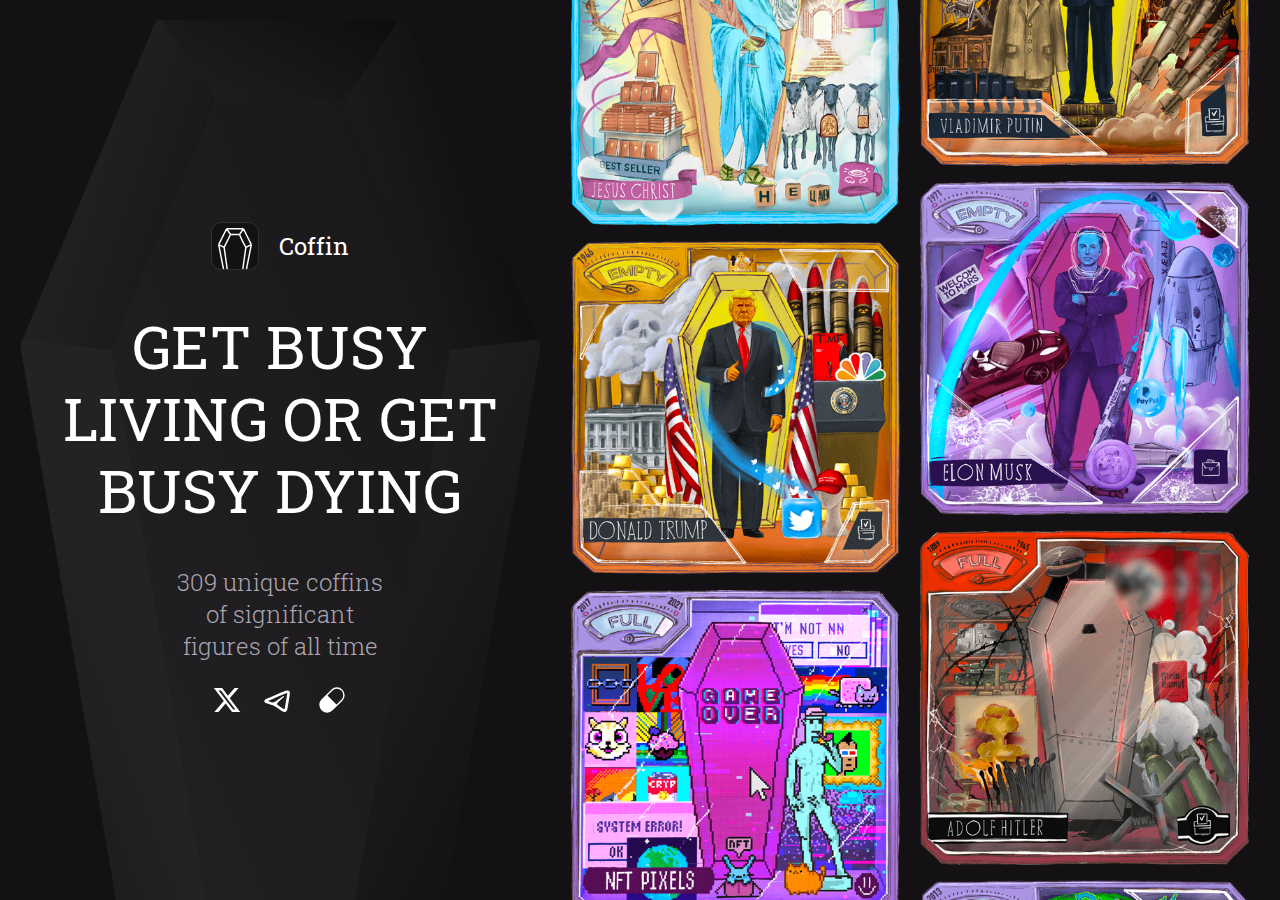
<file: index.html>
<!doctype html>
<html lang="en">
  <head>
    <meta charset="utf-8" />
    <base href="/" />
    <meta name="viewport" content="width=device-width, initial-scale=1" />
    <link rel="apple-touch-icon" sizes="180x180" href="/assets/favicon-eqjtZHLG.svg" />
    <link rel="icon" type="image/svg+xml" sizes="32x32" href="/assets/favicon-eqjtZHLG.svg" />
    <link rel="icon" type="image/svg+xml" sizes="16x16" href="/assets/favicon-eqjtZHLG.svg" />
    <link rel="manifest" href="/site.webmanifest" />
    <link rel="preconnect" href="https://fonts.googleapis.com" />
    <link rel="preconnect" href="https://fonts.gstatic.com" crossorigin />
    <link
      href="https://fonts.googleapis.com/css2?family=Roboto+Slab:wght@100..900&display=swap"
      rel="stylesheet"
    />
    <meta name="viewport" content="width=device-width, initial-scale=1" />
    <title>NFT Coffin</title>
    <script type="module" crossorigin src="/assets/index-DX-mvgfz.js"></script>
    <link rel="stylesheet" crossorigin href="/assets/index-CiU9cEvO.css">
  </head>
  <body>
    <div id="root"></div>
  </body>
</html>
</file>
<file: assets/index-CiU9cEvO.css>
html{-webkit-text-size-adjust:100%}html:focus-within{scroll-behavior:smooth}body{text-size-adjust:100%;position:relative;width:100%;min-height:100vh;-moz-osx-font-smoothing:grayscale;-webkit-font-smoothing:antialiased;text-rendering:optimizeSpeed}*,:after,:before{box-sizing:border-box}a:not([class]){text-decoration-skip-ink:auto}a,abbr,acronym,address,applet,article,aside,audio,b,big,blockquote,body,br,button,canvas,caption,center,cite,code,col,colgroup,data,datalist,dd,del,details,dfn,div,dl,dt,em,embed,fieldset,figcaption,figure,footer,form,h1,h2,h3,h4,h5,h6,head,header,hgroup,hr,html,i,iframe,img,input,ins,kbd,label,legend,li,link,main,map,mark,menu,meta,meter,nav,noscript,object,ol,optgroup,option,output,p,param,picture,pre,progress,q,rb,rp,rt,rtc,ruby,s,samp,script,section,select,small,source,span,strong,style,svg,sub,summary,sup,table,tbody,td,template,textarea,tfoot,th,thead,time,title,tr,track,tt,u,ul,var,video,wbr{font-size:100%;font:inherit;margin:0;padding:0;border:0;vertical-align:baseline}:focus{outline:0}article,aside,details,embed,figcaption,figure,footer,header,hgroup,main,menu,nav,object,section{display:block}canvas,iframe{max-width:100%;height:auto;display:block}ol,ul{list-style:none}blockquote,q{quotes:none}blockquote:before,blockquote:after,q:before,q:after{content:"";content:none}input:required,input{box-shadow:none}input:-webkit-autofill,input:-webkit-autofill:hover,input:-webkit-autofill:focus,input:-webkit-autofill:active{-webkit-box-shadow:0 0 0 30px white inset}input[type=search]::-webkit-search-cancel-button,input[type=search]::-webkit-search-decoration,input[type=search]::-webkit-search-results-button,input[type=search]::-webkit-search-results-decoration{-webkit-appearance:none;-moz-appearance:none}input[type=search]{-webkit-appearance:none;-moz-appearance:none;-webkit-box-sizing:content-box;-moz-box-sizing:content-box;box-sizing:content-box}input:focus{outline:none}video{background:#000}audio:not([controls]){display:none;height:0}[hidden]{display:none}a:active,a:hover{outline:none}audio,img,picture,svg,video{max-width:100%;display:inline-block;vertical-align:middle;height:auto}button,input{line-height:normal}button,html input[type=button],input[type=reset],input[type=submit]{-webkit-appearance:button;cursor:pointer;border:0;background:transparent}button[disabled],html input[disabled]{cursor:default}[disabled],[disabled=true],[aria-disabled=true]{pointer-events:none}input[type=checkbox],input[type=radio]{padding:0}input[type=search]{-webkit-appearance:textfield;-moz-box-sizing:content-box;-webkit-box-sizing:content-box;box-sizing:content-box}input[type=search]::-webkit-search-cancel-button,input[type=search]::-webkit-search-decoration{-webkit-appearance:none}button::-moz-focus-inner,input::-moz-focus-inner{border:0;padding:0}button{border:0;background:transparent}textarea{overflow:auto;vertical-align:top;resize:vertical}table{border-collapse:collapse;border-spacing:0;text-indent:0}hr{box-sizing:content-box;overflow:visible;background:#000;border:0;height:1px;line-height:0;margin:0;padding:0;page-break-after:always;width:100%}pre{font-family:monospace,monospace;font-size:100%}a{background-color:transparent}abbr[title]{border-bottom:none;text-decoration:none}code,kbd,pre,samp{font-family:monospace,monospace}small{font-size:75%}sub,sup{font-size:75%;line-height:0;position:relative;vertical-align:baseline}sub{bottom:-5px}sup{top:-5px}button,input,optgroup,select,textarea{font-family:inherit;font-size:100%;line-height:1;margin:0;padding:0}button,input{overflow:visible}button,select{text-transform:none}button,[type=button],[type=reset],[type=submit]{-webkit-appearance:button}button::-moz-focus-inner,[type=button]::-moz-focus-inner,[type=reset]::-moz-focus-inner,[type=submit]::-moz-focus-inner{border-style:none;padding:0;outline:0}legend{color:inherit;white-space:normal;display:block;border:0;max-width:100%;width:100%}fieldset{min-width:0}body:not(:-moz-handler-blocked) fieldset{display:block}progress{vertical-align:baseline}[type=number]::-webkit-inner-spin-button,[type=number]::-webkit-outer-spin-button{height:auto}[type=search]{-webkit-appearance:textfield;outline-offset:-2px}[type=search]::-webkit-search-decoration{-webkit-appearance:none}::-webkit-file-upload-button{-webkit-appearance:button;font:inherit}summary{display:list-item}template{display:none}.__disabled{pointer-events:none;opacity:1;-webkit-user-select:none;user-select:none}html,body,#root{color:var(--color-light);background-color:var(--color-bg);font-family:Roboto Slab,serif;font-optical-sizing:auto;font-weight:400;font-style:normal;-webkit-user-select:none;user-select:none;width:100%;height:100%;max-width:var(--media-2xl);min-width:375px}.viewport{width:100%;height:100%;overflow:hidden;position:relative;pointer-events:none;-webkit-user-select:none;user-select:none}.column{display:flex;flex-direction:column;position:relative}.box{height:auto;width:100%;object-fit:cover;display:block}.footer{position:relative;width:100%;height:33.3333333333vw;z-index:1}@media (min-width: 1025px){.footer{display:none}}.footerContent{display:flex;width:100%;animation:slide 30s linear infinite alternate}.footerContent img{height:33.3333333333vw;width:auto}@keyframes slide{0%{transform:translate(-10%)}to{transform:translate(-30%)}}.footer2{position:relative;display:flex;width:100%;height:33.3333333333vw}@media (min-width: 1025px){.footer2{display:none}}.footerContent2{display:flex;justify-content:end;flex-wrap:nowrap;animation:slide2 50s linear infinite alternate}.footerContent2 img{height:33.3333333333vw;width:auto}@keyframes slide2{0%{transform:translate(16.6666666667vw)}to{transform:translate(150%)}}:root{--color-dark: #131113;--color-light: #ffffff;--color-bg: #131113;--color-gray: #aba4b1;--media-2xl: 1920px;--media-lg: 1024px}._container_105hz_10{width:100%;height:100%;padding:0}@media (min-width: 492px){._container_105hz_10{padding:0 20px}}._row_105hz_21{position:relative}._logoContainer_105hz_25{margin-top:18%;display:flex;align-items:center;pointer-events:none;justify-content:center;text-align:center}._logo_105hz_25{height:48px;width:48px;margin-right:20px;border-radius:4px}._logoTitle_105hz_41{font-family:Roboto Slab,serif;font-optical-sizing:auto;font-weight:400;font-style:normal;color:#fff;font-size:20px;line-height:20px;font-weight:regular}@media (min-width: 1024px){._logoTitle_105hz_41{font-family:Roboto Slab,serif;font-optical-sizing:auto;font-weight:400;font-style:normal;color:#fff;font-size:24px;line-height:24px;font-weight:regular}}._left_105hz_64{height:100%;max-height:100%;min-height:100dvh;background-repeat:no-repeat;background-image:url(/assets/coffin_bg-6fD-fzsd.png);background-position:top 0px center;background-size:120%;display:flex;flex-direction:column;position:relative;justify-content:center;align-items:center}@media (min-width: 492px){._left_105hz_64{padding:20px;background-position:top 20px center;background-size:cover}}@media (min-width: 1025px){._left_105hz_64{width:50%;height:100%}}@media (min-width: 1200px){._left_105hz_64{width:42%}}._slider_105hz_97{padding-left:20px;position:absolute;display:flex;right:0;top:0}@media (min-width: 1024px){._slider_105hz_97{width:50%;height:100%}}@media (min-width: 1200px){._slider_105hz_97{width:58%;height:100%}}._merge_105hz_117{display:flex;gap:10px}._h1_105hz_122{font-family:Roboto Slab,serif;font-optical-sizing:auto;font-weight:400;font-style:normal;color:#fff;font-size:40px;line-height:40px;font-weight:regular;text-transform:uppercase;font-weight:700;line-height:3.5rem;text-align:center;padding:40px 0}@media (min-width: 588px){._h1_105hz_122{font-family:Roboto Slab,serif;font-optical-sizing:auto;font-weight:400;font-style:normal;color:#fff;font-size:60px;line-height:60px;font-weight:regular;line-height:4.5rem}}._h3_105hz_151{font-family:Roboto Slab,serif;font-optical-sizing:auto;font-weight:400;font-style:normal;color:#fff;font-size:24px;line-height:24px;font-weight:regular;color:var(--color-gray);font-weight:300;line-height:2rem;text-align:center}._cd_105hz_166{display:flex;align-items:center;justify-content:center;gap:10px;padding:40px 0}._cdItem_105hz_174{text-align:center}._cdTitle_105hz_178{margin-top:10px;color:var(--color-gray)}._cdRow_105hz_183{display:flex}._cdDigit_105hz_187{margin-right:4px;width:2rem;text-align:center;font-size:1.5rem;border-radius:4px;display:inline-block;background:var(--color-light);color:var(--color-dark)}@media (min-width: 588px){._cdDigit_105hz_187{font-size:2rem}}._media_105hz_203{display:flex;align-items:center;justify-content:center;gap:20px;margin-bottom:10%}._footerSlider_105hz_211{overflow:hidden;width:100vw;top:-20px;pointer-events:none;-webkit-user-select:none;user-select:none;position:relative}@media (min-width: 492px){._footerSlider_105hz_211{margin-left:-20px;top:-60px}}
</file>
